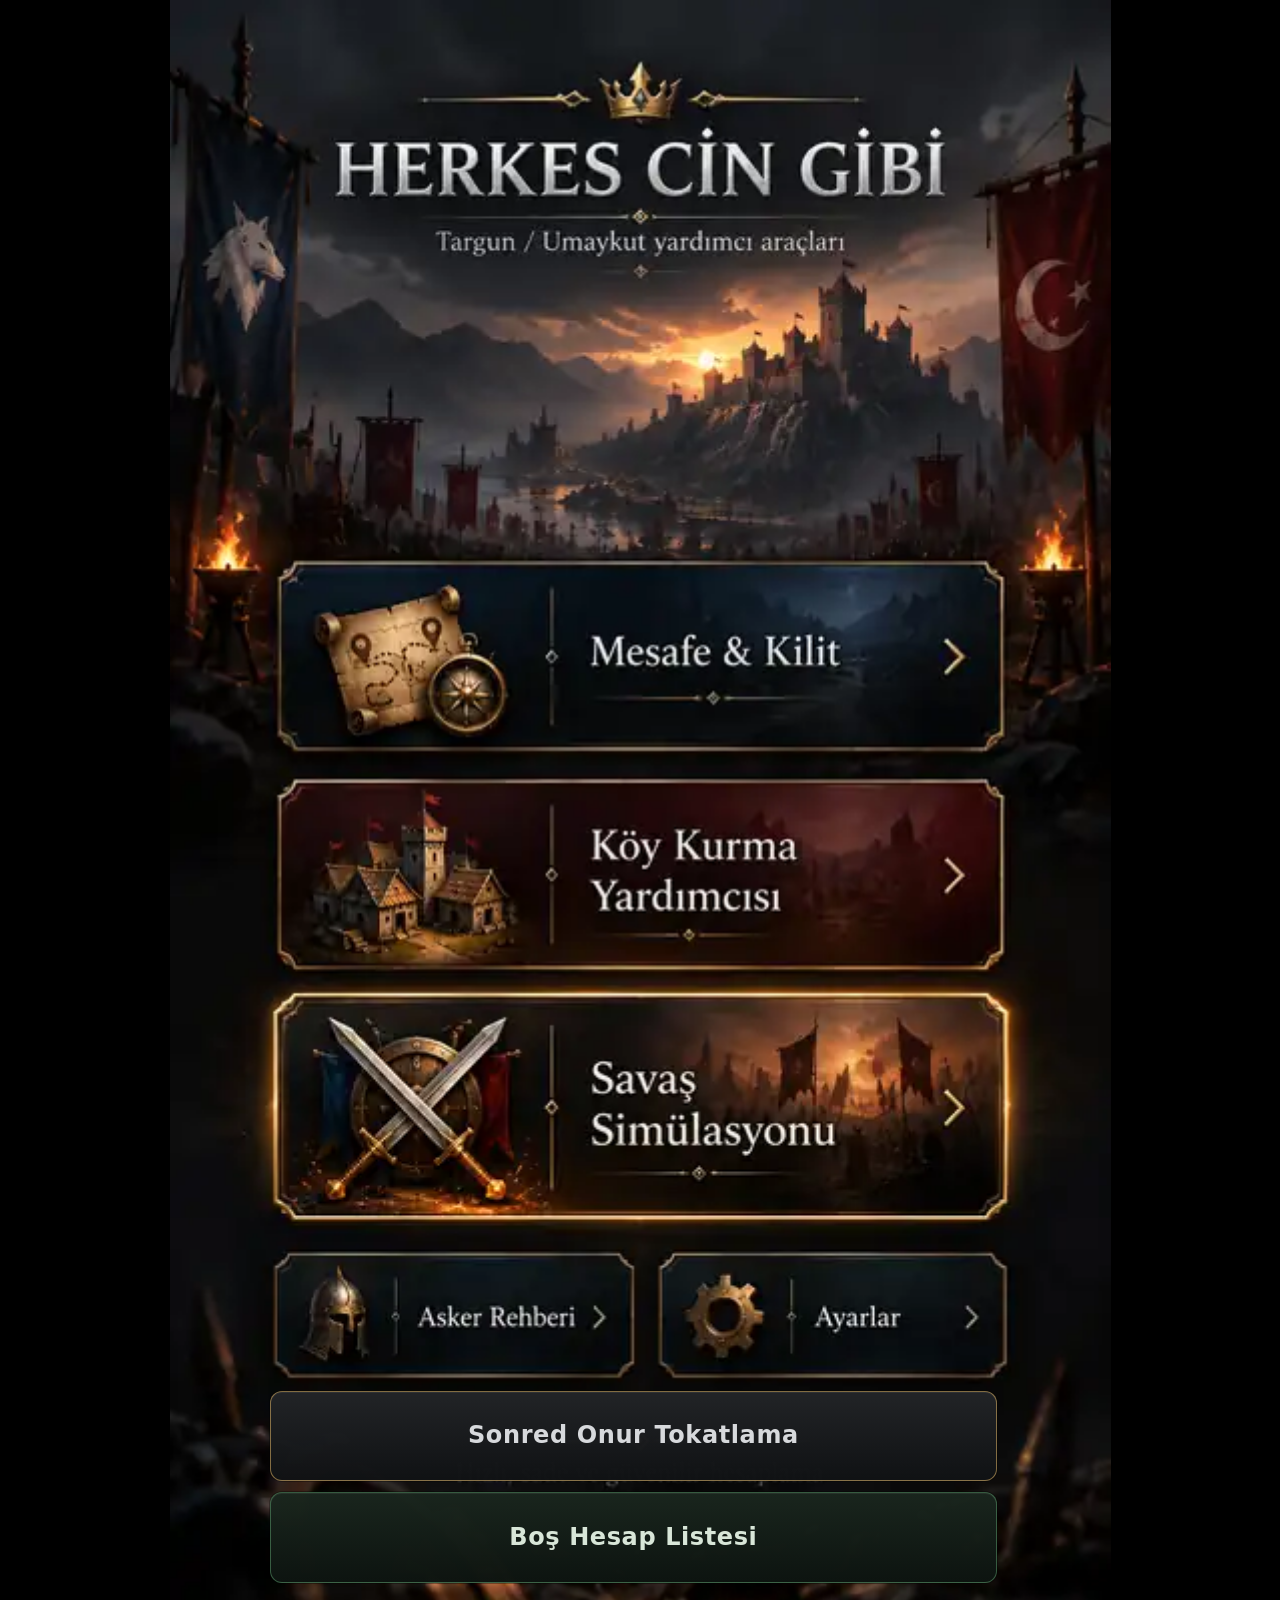
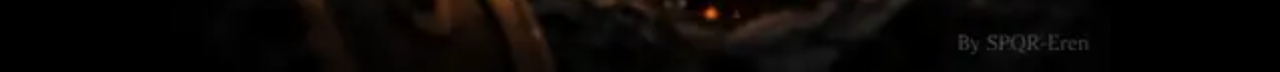
<file: index.html>
<!doctype html>
<html lang="tr">
<head>
  <meta charset="utf-8">
  <meta name="viewport" content="width=device-width,initial-scale=1,viewport-fit=cover">
  <meta name="theme-color" content="#050607">
  <title>HERKES CİN GİBİ</title>
  <link rel="stylesheet" href="styles.css?v=20261012-sun1">
</head>
<body class="home-body">
  <main class="home-shell" aria-label="HERKES CİN GİBİ ana ekranı">
    <img id="homeArt" class="home-art" alt="HERKES CİN GİBİ ana ekranı">
    <a class="sun-link" href="daily-accounts.html" aria-label="Günlük liste"></a>
    <a class="hotspot hotspot-distance" href="distance.html" aria-label="Mesafe ve Kilit Hesabını aç"></a>
    <button class="hotspot hotspot-disabled hotspot-village" disabled aria-label="Köy Kurma Yardımcısı, yakında"></button>
    <a class="hotspot hotspot-simulator" href="https://www.targunonline.com/game" aria-label="Targun Online savaş simülatörünü aç"></a>
    <button class="hotspot hotspot-disabled hotspot-guide" disabled aria-label="Asker Rehberi, yakında"></button>
    <button class="hotspot hotspot-disabled hotspot-settings" disabled aria-label="Ayarlar, yakında"></button>
    <a class="home-extra-button" href="tokatlama.html" id="sonredButton">Sonred Onur Tokatlama</a>
    <a class="home-extra-button home-empty-accounts" href="empty-accounts.html">Boş Hesap Listesi</a>
  </main>
  <script>
    fetch("assets/home.b64.txt")
      .then(r => { if (!r.ok) throw new Error("asset"); return r.text(); })
      .then(b64 => { document.getElementById("homeArt").src = "data:image/webp;base64," + b64.trim(); })
      .catch(() => { document.getElementById("homeArt").alt = "Ana ekran görseli yüklenemedi."; });
  </script>
</body>
</html>
</file>
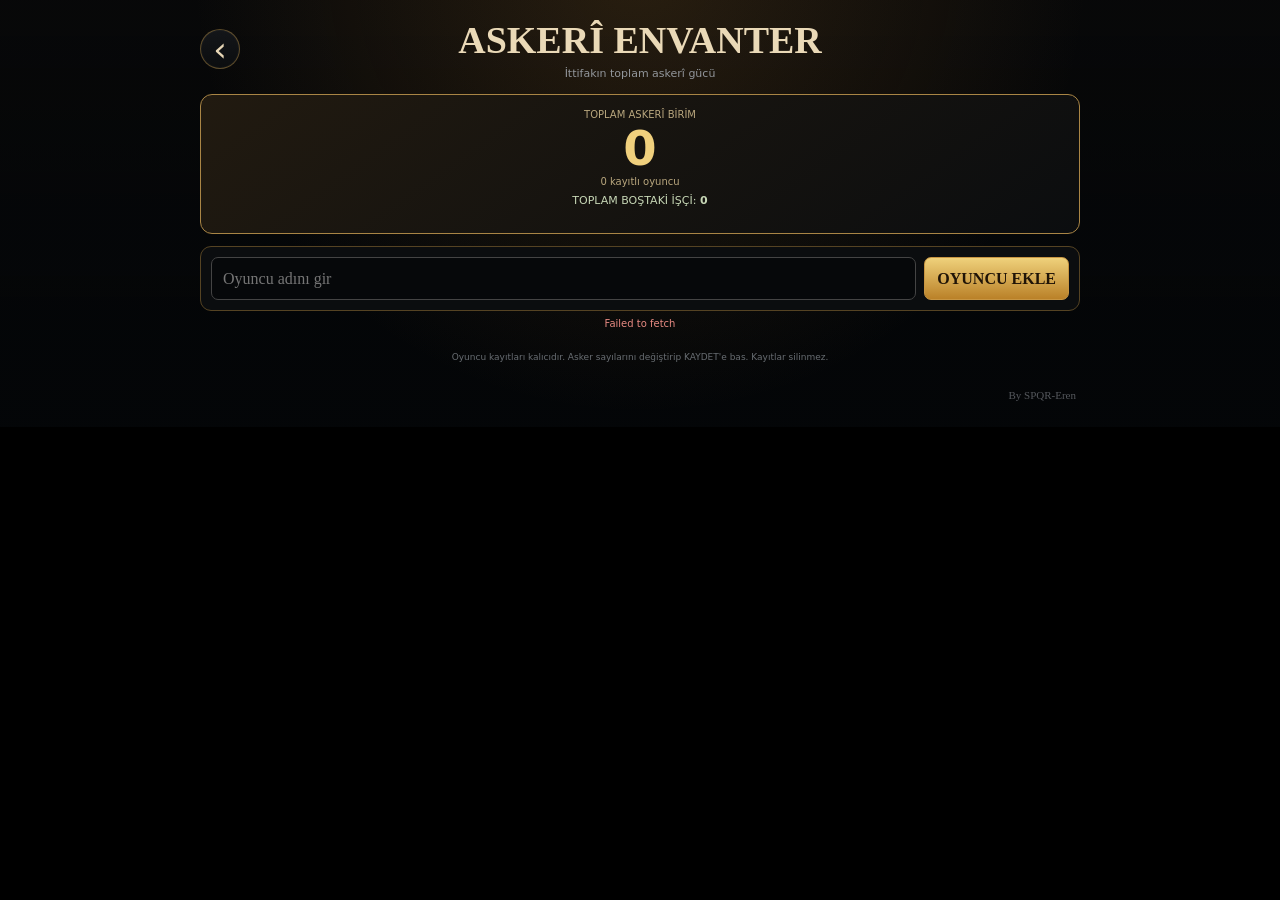
<file: army-inventory.html>
<!doctype html>
<html lang="tr"><head><meta charset="utf-8"><meta name="viewport" content="width=device-width,initial-scale=1,viewport-fit=cover"><meta name="theme-color" content="#07090b"><title>Askerî Envanter</title><link rel="stylesheet" href="styles.css?v=army2">
<style>
.army-shell{width:min(100%,900px);margin:auto;padding:max(10px,env(safe-area-inset-top)) 10px 24px}.army-top{display:grid;grid-template-columns:42px 1fr 42px;align-items:center;text-align:center;padding:8px 0 14px}.army-top h1{margin:0;color:#ead9b7;font-size:clamp(23px,6vw,38px)}.army-top p{margin:5px 0 0;color:#92969b;font:11px system-ui}.army-summary{padding:14px;border:1px solid #a98545;border-radius:12px;background:linear-gradient(145deg,#211a10,#0b0d0f);text-align:center}.army-summary span,.army-summary small{display:block;color:#b9a77e;font:10px system-ui}.army-summary strong{display:block;color:#f0d07d;font:800 clamp(30px,8vw,48px) system-ui}.army-breakdown{display:grid;grid-template-columns:repeat(2,minmax(0,1fr));gap:6px;margin-top:12px;text-align:left}.army-breakdown-item{display:flex;justify-content:space-between;gap:8px;padding:7px 9px;border:1px solid #49391f;border-radius:7px;background:#0b0d0f;color:#c9c0ad;font:11px system-ui}.army-breakdown-item b{color:#f0d07d;font-variant-numeric:tabular-nums}.army-worker-total{margin-top:7px;color:#c6d6b5;font:11px system-ui}.army-player-head{padding:0;border-bottom:1px solid #49381e}.army-player-toggle{display:flex;width:100%;align-items:center;justify-content:space-between;gap:10px;padding:12px;background:transparent;border:0;color:#eee2ca;text-align:left;cursor:pointer}.army-player-toggle strong{font-size:17px}.army-player-toggle small{color:#8e9297;font:9px system-ui}.army-player-toggle:after{content:"＋";color:#f0d07d;font-size:18px}.army-player.open .army-player-toggle:after{content:"−"}.army-player-content{display:none}.army-player.open .army-player-content{display:block}.army-add{display:grid;grid-template-columns:1fr auto;gap:8px;margin-top:12px;padding:10px;border:1px solid #554323;border-radius:11px;background:#0b0d0f}.army-add input{min-width:0;height:43px;padding:0 11px;background:#06080a;color:white;border:1px solid #444;border-radius:7px}.army-add button,.army-save{border:1px solid #c79542;border-radius:7px;background:linear-gradient(#efd17b,#ba8128);color:#201407;font-weight:800;padding:0 12px}.army-status{min-height:26px;padding:7px 2px;text-align:center;color:#8c9197;font:10px system-ui}.error{color:#e78a82}.ok{color:#78cf91}.army-list{display:grid;gap:11px}.army-player{overflow:hidden;border:1px solid #8b672e;border-radius:12px;background:#090b0d}.army-player-head,.army-player-foot{display:flex;justify-content:space-between;align-items:center;gap:8px;padding:10px 12px}.army-player-head{border-bottom:1px solid #49381e}.army-player-head strong{color:#eee2ca;font-size:17px}.army-player-head small{color:#8e9297;font:9px system-ui}.army-units{display:grid;grid-template-columns:repeat(3,minmax(0,1fr));gap:8px;padding:9px}.army-unit{overflow:hidden;border:1px solid #72572e;border-radius:8px;background:#080a0c}.army-art{height:clamp(92px,25vw,150px);background-image:var(--army-sprite);background-repeat:no-repeat;background-size:600% 100%;background-position:var(--x) center}.army-unit-name{display:grid;place-items:center;min-height:25px;color:#eee6d8;font:600 11px system-ui}.army-worker{margin:0 9px 9px;padding:9px;border:1px solid #4c6244;border-radius:8px;background:#10160f}.army-worker label{display:block;color:#c6d6b5;font:600 11px system-ui;margin-bottom:5px}.army-worker input{width:100%;height:35px;background:#030405;color:white;border:1px solid #52664a;border-radius:6px;text-align:center;font-weight:bold}.army-unit input{width:calc(100% - 10px);height:35px;margin:4px 5px 6px;background:#030405;color:white;border:1px solid #444;border-radius:6px;text-align:center;font-weight:bold}.army-player-foot{border-top:1px solid #49381e}.army-player-total{color:#a7a9aa;font:10px system-ui}.army-player-total b{color:#f0d07d;font-size:14px}.army-save{min-height:36px}.army-empty{text-align:center;padding:25px;color:#85898e;border:1px dashed #72572e;border-radius:10px}.army-footnote{text-align:center;color:#686d72;font:9px/1.45 system-ui;margin-top:14px}@media(min-width:650px){.army-units{grid-template-columns:repeat(6,minmax(0,1fr))}.army-art{height:130px}}
</style></head>
<body class="sim-body"><main class="army-shell">
<header class="army-top"><a class="back-link" href="index.html">‹</a><div><h1>ASKERÎ ENVANTER</h1><p>İttifakın toplam askerî gücü</p></div><span></span></header>
<section class="army-summary"><span>TOPLAM ASKERÎ BİRİM</span><strong id="grandTotal">0</strong><small id="playerCount">0 kayıtlı oyuncu</small><div class="army-worker-total">TOPLAM BOŞTAKİ İŞÇİ: <b id="grandWorkers">0</b></div><div id="armyBreakdown" class="army-breakdown" aria-label="Asker türlerine göre toplamlar"></div></section>
<form id="addPlayerForm" class="army-add"><input id="playerName" maxlength="60" autocomplete="off" placeholder="Oyuncu adını gir"><button id="addPlayerButton">OYUNCU EKLE</button></form>
<div id="armyStatus" class="army-status">Envanter yükleniyor…</div><section id="armyList" class="army-list"></section>
<p class="army-footnote">Oyuncu kayıtları kalıcıdır. Asker sayılarını değiştirip KAYDET'e bas. Kayıtlar silinmez.</p><footer>By SPQR-Eren</footer></main>
<script>
(()=>{const API="https://layfxnbzavpxmzisghif.supabase.co/functions/v1/army-inventory",KEY="sb_publishable_cXKNIyzaAC1Q0EAIh1YVLg_HyX1fqnD",U=[["kemankes","Kemankeş"],["tapukci","Tapukçi"],["mavi_kurt","Mavi Kurt"],["muhafiz","Muhafız"],["mavi_atli","Mavi Atlı"],["kursad","Kürşad"]],$=id=>document.getElementById(id),list=$("armyList"),status=$("armyStatus");let players=[];const fmt=n=>Number(n||0).toLocaleString("tr-TR"),esc=s=>String(s??"").replace(/[&<>"']/g,c=>({"&":"&amp;","<":"&lt;",">":"&gt;",'"':"&quot;","'":"&#39;"}[c]));function say(t,c=""){status.textContent=t;status.className="army-status "+c}async function api(body){let r=await fetch(API,{method:body?"POST":"GET",headers:{"apikey":KEY,"Content-Type":"application/json"},...(body?{body:JSON.stringify(body)}:{})}),d=await r.json().catch(()=>({}));if(!r.ok)throw Error(d.error||"Sunucu hatası");return d}function render(){let total=players.reduce((s,p)=>s+U.reduce((n,[k])=>n+Number(p[k]||0),0),0);let workers=players.reduce((s,p)=>s+Number(p.idle_workers||0),0);$("grandTotal").textContent=fmt(total);$("grandWorkers").textContent=fmt(workers);$("playerCount").textContent=players.length+" kayıtlı oyuncu";$("armyBreakdown").innerHTML=U.map(([k,n])=>'<div class="army-breakdown-item"><span>'+n+'</span><b>'+fmt(players.reduce((sum,p)=>sum+Number(p[k]||0),0))+'</b></div>').join("");if(!players.length){list.innerHTML='<div class="army-empty">Henüz oyuncu eklenmemiş.</div>';return}list.innerHTML=players.map(p=>'<article class="army-player"><header class="army-player-head"><button class="army-player-toggle" type="button" data-toggle aria-expanded="false"><strong>'+esc(p.player_name)+'</strong><small>'+new Date(p.updated_at||p.created_at).toLocaleString("tr-TR")+'</small></button></header><div class="army-player-content"><div class="army-units">'+U.map(([k,n],i)=>'<label class="army-unit"><div class="army-art" style="--x:'+(i*20)+'%"></div><span class="army-unit-name">'+n+'</span><input type="number" min="0" step="1" inputmode="numeric" data-unit="'+k+'" value="'+Number(p[k]||0)+'"></label>').join("")+'</div><div class="army-worker"><label>BOŞTAKİ İŞÇİ SAYISI</label><input type="number" min="0" step="1" inputmode="numeric" data-unit="idle_workers" value="'+Number(p.idle_workers||0)+'"></div><footer class="army-player-foot"><span class="army-player-total">Oyuncu toplamı: <b>'+fmt(U.reduce((sum,[k])=>sum+Number(p[k]||0),0))+'</b></span><button class="army-save" data-save="'+p.id+'" type="button">KAYDET</button></footer></div></article>').join("")}async function load(){try{players=(await api()).players||[];render();say("")}catch(e){say(e.message,"error")}}$("addPlayerForm").addEventListener("submit",async e=>{e.preventDefault();let b=$("addPlayerButton"),name=$("playerName").value.trim();if(name.length<2)return say("Oyuncu adı en az 2 karakter olmalı.","error");b.disabled=true;try{await api({action:"add_player",player_name:name});$("playerName").value="";say("Oyuncu kaydedildi.","ok");await load()}catch(e){say(e.message,"error")}finally{b.disabled=false}});list.addEventListener("click",async e=>{let toggle=e.target.closest("[data-toggle]");if(toggle){let card=toggle.closest(".army-player"),open=card.classList.toggle("open");toggle.setAttribute("aria-expanded",String(open));return}let b=e.target.closest("[data-save]");if(!b)return;let card=b.closest(".army-player"),counts={};for(let x of card.querySelectorAll("[data-unit]")){let v=Number(x.value);if(!Number.isSafeInteger(v)||v<0||v>1000000000)return say("Geçerli, sıfır veya daha büyük tam sayı gir.","error");counts[x.dataset.unit]=v}b.disabled=true;try{await api({action:"update_player",player_id:b.dataset.save,counts});say("Asker sayıları güncellendi.","ok");await load()}catch(e){say(e.message,"error");b.disabled=false}});fetch("assets/army-sprite.b64").then(r=>r.text()).then(b=>document.documentElement.style.setProperty("--army-sprite",'url("data:image/webp;base64,'+b.trim()+'")')).catch(()=>say("Asker görselleri yüklenemedi.","error"));load()})();
</script></body></html>
</file>
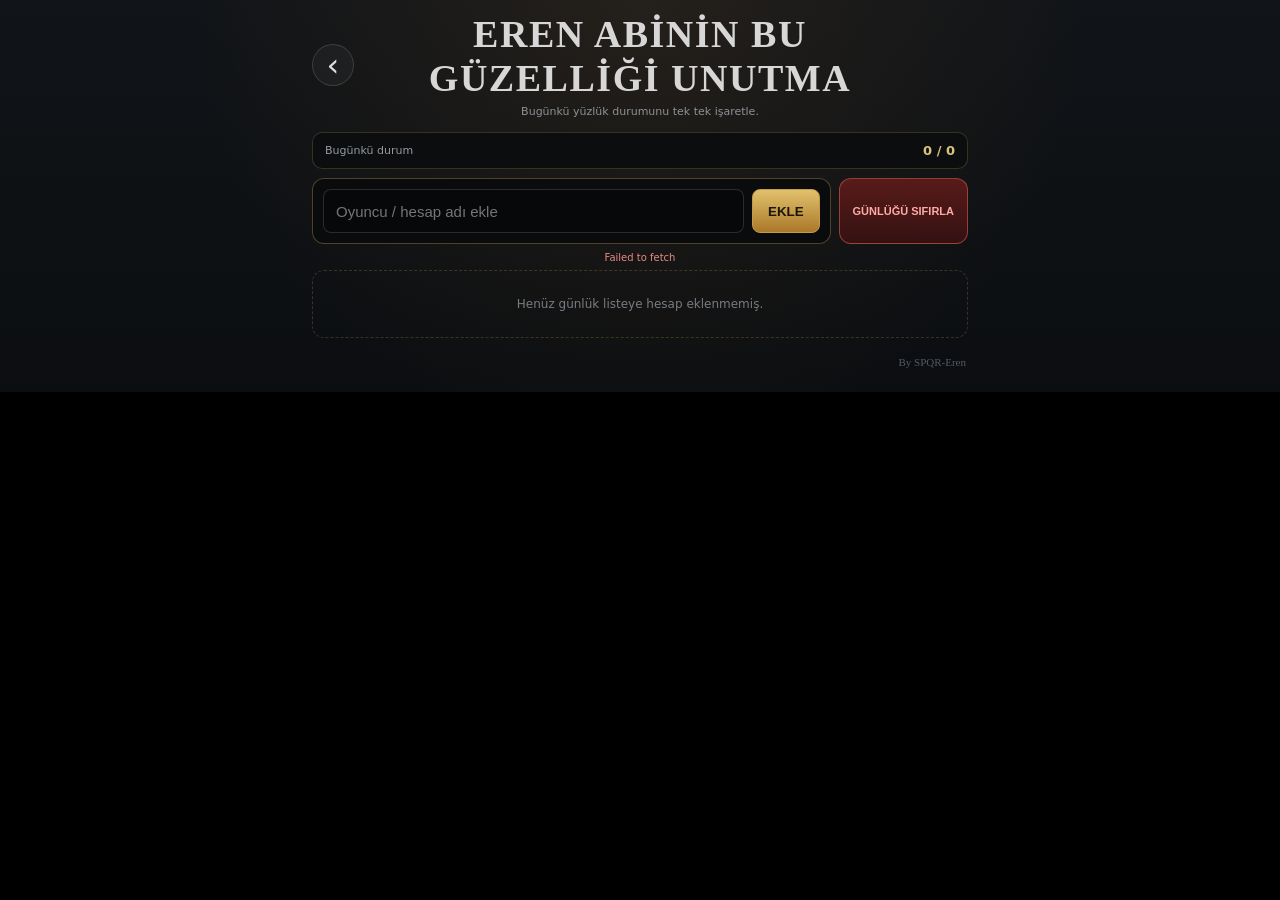
<file: daily-accounts.html>
<!doctype html>
<html lang="tr">
<head>
  <meta charset="utf-8">
  <meta name="viewport" content="width=device-width,initial-scale=1,viewport-fit=cover">
  <meta name="theme-color" content="#07090b">
  <title>Eren Abinin Bu Güzelliği Unutma · HERKES CİN GİBİ</title>
  <style>
    :root{--bg:#07090b;--panel:#111419;--line:rgba(214,174,92,.34);--gold:#d4ad63;--text:#ecebea;--muted:#8d9298;--green:#55c579;--red:#e35f58}
    *{box-sizing:border-box}html{background:#000}body{margin:0;min-height:100%;color:var(--text);font-family:system-ui,-apple-system,Segoe UI,sans-serif;background:radial-gradient(circle at 50% 0,rgba(132,91,43,.17),transparent 28rem),linear-gradient(#111418,#090b0d 36rem,#050607)}
    .shell{width:min(100%,680px);margin:auto;padding:max(12px,env(safe-area-inset-top)) 12px calc(24px + env(safe-area-inset-bottom))}
    .head{display:grid;grid-template-columns:44px 1fr 44px;align-items:center;gap:8px;text-align:center}.back{width:42px;height:42px;border:1px solid rgba(255,255,255,.14);border-radius:50%;display:grid;place-items:center;color:#ddd;text-decoration:none;background:rgba(255,255,255,.035);font:32px/1 system-ui}.head h1{margin:0;color:#d7d7d7;font-family:Georgia,"Times New Roman",serif;font-size:clamp(24px,7vw,38px);letter-spacing:.04em}.sub{margin:5px 0 0;color:var(--muted);font-size:11px}
    .summary{display:flex;align-items:center;justify-content:space-between;gap:10px;margin:14px 0 9px;padding:10px 12px;border:1px solid rgba(214,174,92,.22);border-radius:10px;background:#0b0d0f;color:#969ba0;font-size:11px}.summary strong{color:#d8c27c;font-size:13px}
    .toolbar{display:grid;grid-template-columns:1fr auto;gap:8px}.add{display:grid;grid-template-columns:1fr auto;gap:8px;padding:10px;border:1px solid var(--line);border-radius:12px;background:rgba(10,12,14,.96)}.add input{min-width:0;height:44px;border:1px solid rgba(255,255,255,.14);border-radius:8px;background:#06080a;color:#fff;padding:0 12px;font-size:15px;outline:none}.add input:focus{border-color:rgba(212,173,99,.65);box-shadow:0 0 0 2px rgba(212,173,99,.12)}.add button{height:44px;padding:0 15px;border:1px solid #c49949;border-radius:8px;background:linear-gradient(#e2c16c,#a97929);color:#1c150a;font-weight:800}.reset{min-height:64px;padding:0 13px;border:1px solid rgba(227,95,88,.55);border-radius:12px;background:linear-gradient(180deg,rgba(98,28,27,.88),rgba(54,18,18,.96));color:#ffaaa5;font-weight:850;font-size:11px}.reset:active{transform:translateY(1px)}
    .status{min-height:26px;padding:8px 2px 5px;color:#8c9197;font-size:10px;text-align:center}.status.error{color:#e78a82}.status.ok{color:#78cf91}
    .list{display:grid;gap:8px}.row{display:grid;grid-template-columns:minmax(0,1fr) auto;align-items:center;gap:10px;padding:10px 11px;border:1px solid rgba(214,174,92,.27);border-radius:12px;background:rgba(9,11,13,.97)}.name{min-width:0;color:#eee4d2;font-family:Georgia,"Times New Roman",serif;font-size:17px;font-weight:700;overflow-wrap:anywhere}.went{min-height:42px;min-width:150px;padding:0 11px;border:1px solid rgba(221,77,72,.55);border-radius:9px;background:linear-gradient(180deg,rgba(103,31,29,.82),rgba(55,19,18,.94));color:#ff8f88;font-weight:850;font-size:10px}.went.active{border-color:rgba(74,191,109,.55);background:linear-gradient(180deg,rgba(52,138,78,.96),rgba(25,78,42,.98));color:#d7ffe1;box-shadow:inset 0 0 0 2px rgba(255,255,255,.12)}.went:disabled{opacity:.52}.empty{padding:26px 10px;text-align:center;color:#777c82;border:1px dashed rgba(214,174,92,.22);border-radius:12px;font-size:12px}footer{text-align:right;color:#555a60;padding:18px 2px 0;font-family:Georgia,serif;font-size:11px}
    @media(max-width:480px){.toolbar{grid-template-columns:1fr}.reset{min-height:43px}.add{grid-template-columns:1fr}.add button{width:100%}.row{gap:7px}.name{font-size:15px}.went{min-width:108px;font-size:10px}}
  </style>
</head>
<body>
<main class="shell">
  <header class="head">
    <a class="back" href="index.html" aria-label="Ana ekrana dön">‹</a>
    <div><h1>EREN ABİNİN BU GÜZELLİĞİ UNUTMA</h1><p class="sub">Bugünkü yüzlük durumunu tek tek işaretle.</p></div>
    <span></span>
  </header>

  <section class="summary">
    <span>Bugünkü durum</span>
    <strong id="summaryCount">0 / 0</strong>
  </section>

  <div class="toolbar">
    <form id="addForm" class="add">
      <input id="nameInput" maxlength="60" autocomplete="off" placeholder="Oyuncu / hesap adı ekle" aria-label="Hesap adı">
      <button id="addButton" type="submit">EKLE</button>
    </form>
    <button id="resetButton" class="reset" type="button">GÜNLÜĞÜ SIFIRLA</button>
  </div>

  <div id="status" class="status" role="status" aria-live="polite"></div>
  <section id="list" class="list" aria-label="Günlük hesap listesi"></section>
  <footer>By SPQR-Eren</footer>
</main>

<script>
(() => {
  const API_BASE = "https://layfxnbzavpxmzisghif.supabase.co/functions/v1/empty-accounts";
  const API_ANON_KEY = "eyJhbGciOiJIUzI1NiIsInR5cCI6IkpXVCJ9.eyJpc3MiOiJzdXBhYmFzZSIsInJlZiI6ImxheWZ4bmJ6YXZweG16aXNnaGlmIiwicm9sZSI6ImFub24iLCJpYXQiOjE3OTE4MDA0MDMsImV4cCI6MjEwNzM3NjQwM30.b0uD9rnIza3eD4dKkjwqIk44lzbc45kJyjSrOaFsWWo";
  const list = document.getElementById("list");
  const status = document.getElementById("status");
  const form = document.getElementById("addForm");
  const input = document.getElementById("nameInput");
  const addButton = document.getElementById("addButton");
  const resetButton = document.getElementById("resetButton");
  const summaryCount = document.getElementById("summaryCount");

  const esc = s => String(s ?? "").replace(/[&<>"']/g, c => ({"&":"&amp;","<":"&lt;",">":"&gt;","\"":"&quot;","'":"&#39;"}[c]));
  const setStatus = (text, type="") => { status.textContent=text; status.className="status"+(type?" "+type:""); };

  function render(entries){
    const done=(entries||[]).filter(e=>e.went_today).length;
    summaryCount.textContent=done+" / "+(entries||[]).length;

    if(!entries?.length){
      list.innerHTML='<div class="empty">Henüz günlük listeye hesap eklenmemiş.</div>';
      return;
    }

    list.innerHTML=entries.map(e =>
      '<article class="row">'+
        '<div class="name">'+esc(e.name)+'</div>'+
        '<button type="button" class="went '+(e.went_today?"active":"")+'" data-id="'+esc(e.id)+'" data-went="'+(e.went_today?"1":"0")+'">'+
          (e.went_today?'✓ GÜNLÜK YÜZLÜK ATILDI':'HENÜZ YÜZLÜK ATILMADI')+
        '</button>'+
      '</article>'
    ).join("");
  }

  async function request(path="", options={}){
    const res=await fetch(API_BASE+path,{...options,headers:{"Content-Type":"application/json","Authorization":"Bearer "+API_ANON_KEY,...(options.headers||{})}});
    const data=await res.json().catch(()=>({}));
    if(!res.ok) throw new Error(data.error||"İşlem başarısız.");
    return data;
  }

  async function load(){
    setStatus("Liste yükleniyor…");
    try{
      const data=await request("?mode=daily");
      render(data.entries||[]);
      setStatus("");
    }catch(err){
      setStatus(err.message,"error");
      render([]);
    }
  }

  form.addEventListener("submit", async e => {
    e.preventDefault();
    const name=input.value.trim().replace(/\s+/g," ");
    if(name.length<2){ setStatus("En az 2 karakter gir.","error"); return; }
    addButton.disabled=true;
    try{
      await request("",{method:"POST",body:JSON.stringify({action:"daily_add",name})});
      input.value="";
      setStatus("Listeye eklendi.","ok");
      await load();
    }catch(err){ setStatus(err.message,"error"); }
    finally{ addButton.disabled=false; }
  });

  list.addEventListener("click", async e => {
    const btn=e.target.closest("button[data-id]");
    if(!btn||btn.disabled)return;
    const next=btn.dataset.went!=="1";
    btn.disabled=true;
    try{
      await request("",{method:"POST",body:JSON.stringify({action:"daily_mark",entry_id:btn.dataset.id,went_today:next})});
      setStatus(next?"Günlük yüzlük atıldı.":"Yüzlük işareti kaldırıldı.","ok");
      await load();
    }catch(err){ setStatus(err.message,"error"); btn.disabled=false; }
  });

  resetButton.addEventListener("click", async () => {
    if(!confirm("Günlük yüzlük işaretlerinin tamamı kaldırılsın mı?")) return;
    resetButton.disabled=true;
    try{
      await request("",{method:"POST",body:JSON.stringify({action:"daily_reset"})});
      setStatus("Günlük yüzlük işaretleri sıfırlandı.","ok");
      await load();
    }catch(err){ setStatus(err.message,"error"); }
    finally{ resetButton.disabled=false; }
  });

  load();
})();
</script>
</body>
</html>
</file>
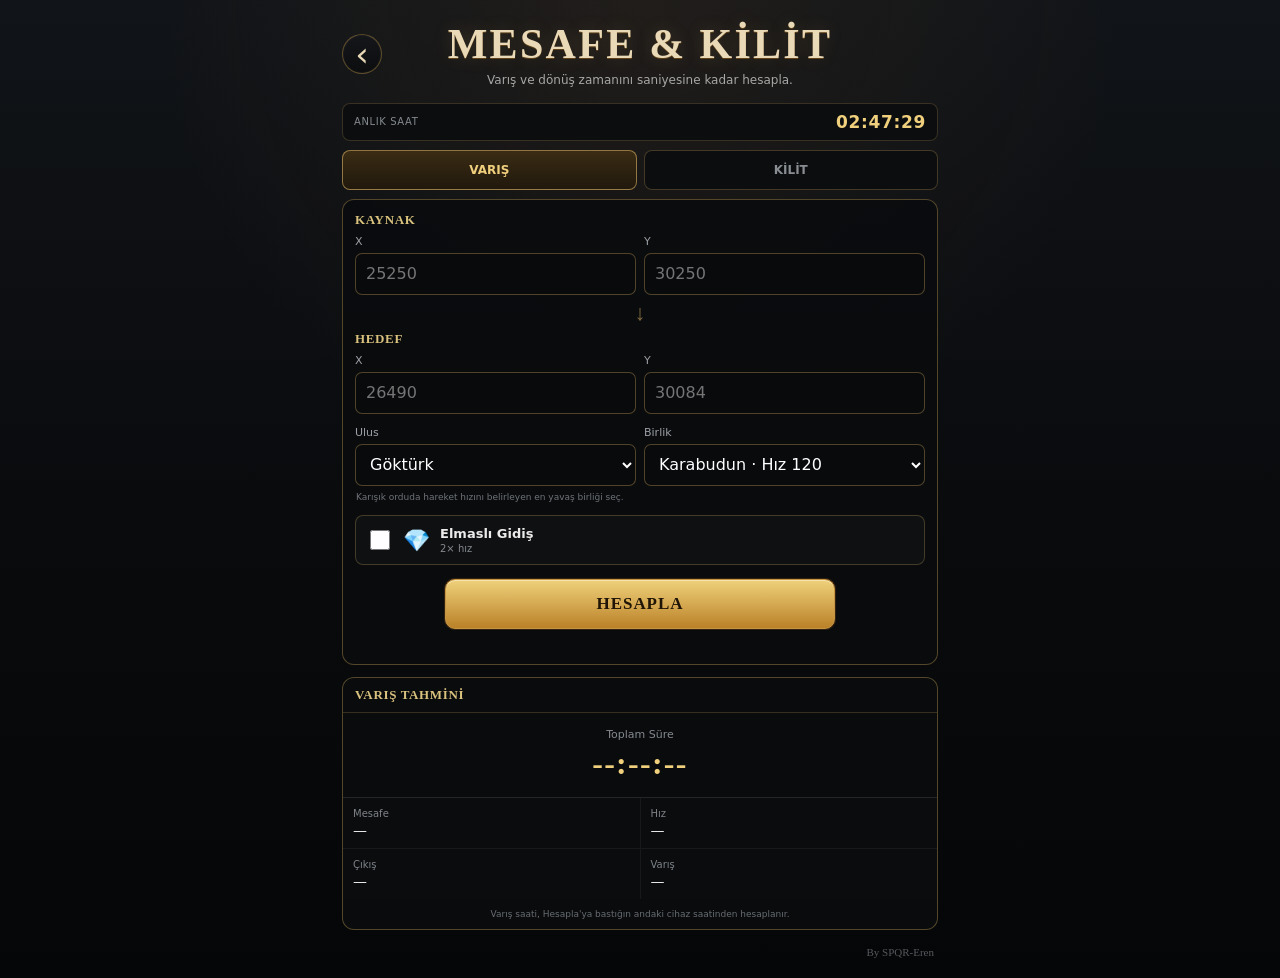
<file: distance.html>
<!doctype html>
<html lang="tr">
<head>
  <meta charset="utf-8">
  <meta name="viewport" content="width=device-width,initial-scale=1,viewport-fit=cover">
  <meta name="theme-color" content="#07090b">
  <title>Mesafe & Kilit · HERKES CİN GİBİ</title>
  <link rel="stylesheet" href="styles.css?v=20261002-lock1">
</head>
<body class="distance-body">
  <main class="distance-shell">
    <header class="sim-header distance-header">
      <a class="back-link" href="index.html" aria-label="Ana ekrana dön">‹</a>
      <div>
        <h1>MESAFE & KİLİT</h1>
        <p>Varış ve dönüş zamanını saniyesine kadar hesapla.</p>
      </div>
      <span></span>
    </header>

    <section class="live-clock-panel" aria-live="polite">
      <span>ANLIK SAAT</span>
      <strong id="liveClock">--:--:--</strong>
    </section>

    <div class="distance-tabs" role="tablist" aria-label="Hesap türü">
      <button id="arrivalTab" class="distance-tab active" type="button" role="tab" aria-selected="true">VARIŞ</button>
      <button id="lockTab" class="distance-tab" type="button" role="tab" aria-selected="false">KİLİT</button>
    </div>

    <section id="arrivalPanel" class="distance-mode-panel">
      <section class="distance-card">
        <div class="coord-block">
          <h2>KAYNAK</h2>
          <div class="coord-grid">
            <label>X<input id="fromX" type="number" inputmode="numeric" placeholder="25250"></label>
            <label>Y<input id="fromY" type="number" inputmode="numeric" placeholder="30250"></label>
          </div>
        </div>

        <div class="coord-arrow" aria-hidden="true">↓</div>

        <div class="coord-block">
          <h2>HEDEF</h2>
          <div class="coord-grid">
            <label>X<input id="toX" type="number" inputmode="numeric" placeholder="26490"></label>
            <label>Y<input id="toY" type="number" inputmode="numeric" placeholder="30084"></label>
          </div>
        </div>

        <div class="travel-options">
          <label class="travel-field">
            <span>Ulus</span>
            <select id="travelNation">
              <option value="gokturk">Göktürk</option>
              <option value="selcuk">Selçuk</option>
              <option value="hun">Hun</option>
            </select>
          </label>

          <label class="travel-field">
            <span>Birlik</span>
            <select id="travelUnit"></select>
          </label>
        </div>
        <p class="field-hint">Karışık orduda hareket hızını belirleyen en yavaş birliği seç.</p>

        <label class="diamond-option">
          <input id="diamondTravel" type="checkbox">
          <span class="diamond-box">💎</span>
          <span>
            <strong>Elmaslı Gidiş</strong>
            <small>2× hız</small>
          </span>
        </label>

        <button id="distanceCalculate" class="simulate-button distance-button" type="button">HESAPLA</button>
        <p id="distanceValidation" class="validation" role="status" aria-live="polite"></p>
      </section>

      <section class="distance-result" id="distanceResult" aria-live="polite">
        <div class="distance-result-head">VARIŞ TAHMİNİ</div>
        <div class="distance-main-result">
          <span>Toplam Süre</span>
          <strong id="durationText">--:--:--</strong>
        </div>
        <div class="distance-result-grid">
          <div><span>Mesafe</span><strong id="distanceText">—</strong></div>
          <div><span>Hız</span><strong id="speedText">—</strong></div>
          <div><span>Çıkış</span><strong id="departureText">—</strong></div>
          <div><span>Varış</span><strong id="arrivalText">—</strong></div>
        </div>
        <p class="distance-note">Varış saati, Hesapla'ya bastığın andaki cihaz saatinden hesaplanır.</p>
      </section>
    </section>

    <section id="lockPanel" class="distance-mode-panel" hidden>
      <section class="distance-card">
        <div class="lock-explainer">
          Rakibin saldırısı hedefe ulaştıktan sonra aynı yol süresince geri döner. Kilit zamanı, rakip ordunun kendi köyüne döndüğü saniyedir.
        </div>

        <div class="coord-block">
          <h2>RAKİP KÖYÜ</h2>
          <div class="coord-grid">
            <label>X<input id="lockHomeX" type="number" inputmode="numeric" placeholder="25250"></label>
            <label>Y<input id="lockHomeY" type="number" inputmode="numeric" placeholder="30250"></label>
          </div>
        </div>

        <div class="coord-arrow" aria-hidden="true">↕</div>

        <div class="coord-block">
          <h2>SALDIRI HEDEFİ</h2>
          <div class="coord-grid">
            <label>X<input id="lockTargetX" type="number" inputmode="numeric" placeholder="26490"></label>
            <label>Y<input id="lockTargetY" type="number" inputmode="numeric" placeholder="30084"></label>
          </div>
        </div>

        <div class="travel-options">
          <label class="travel-field">
            <span>Rakip Ulus</span>
            <select id="lockNation">
              <option value="gokturk">Göktürk</option>
              <option value="selcuk">Selçuk</option>
              <option value="hun">Hun</option>
            </select>
          </label>

          <label class="travel-field">
            <span>Rakip Birlik</span>
            <select id="lockUnit"></select>
          </label>
        </div>
        <p class="field-hint">Rakip orduda birden fazla birlik varsa en yavaş birliği seç.</p>

        <div class="lock-time-block">
          <span>Rakip saldırının hedefe varış zamanı</span>
          <div class="lock-time-grid">
            <input id="lockArrivalDate" type="date" aria-label="Rakip saldırının hedefe varış tarihi">
            <input id="lockArrivalTime" type="time" step="1" aria-label="Rakip saldırının hedefe varış saati">
          </div>
          <button id="lockUseNow" class="mini-button" type="button">Anlık Saati Kullan</button>
        </div>

        <button id="lockCalculate" class="simulate-button distance-button" type="button">KİLİDİ HESAPLA</button>
        <p id="lockValidation" class="validation" role="status" aria-live="polite"></p>
      </section>

      <section class="distance-result lock-result" aria-live="polite">
        <div class="distance-result-head">KİLİT HESABI</div>
        <div class="distance-main-result lock-main-result">
          <span>Rakibin Köye Dönüşü / Kilit Zamanı</span>
          <strong id="lockReturnText">--:--:--</strong>
          <small id="lockReturnDateText">—</small>
        </div>
        <div class="distance-result-grid">
          <div><span>Mesafe</span><strong id="lockDistanceText">—</strong></div>
          <div><span>Rakip Hızı</span><strong id="lockSpeedText">—</strong></div>
          <div><span>Gidiş Süresi</span><strong id="lockTravelText">—</strong></div>
          <div><span>Dönüş Süresi</span><strong id="lockBackText">—</strong></div>
          <div class="wide-result"><span>Hedefe Varış</span><strong id="lockHitText">—</strong></div>
        </div>
        <p class="distance-note">Kilit zamanı = rakibin hedefe varış zamanı + aynı mesafenin dönüş süresi.</p>
      </section>
    </section>

    <footer>By SPQR-Eren</footer>
  </main>
  <script src="distance.js?v=20261002-lock2"></script>
</body>
</html>
</file>
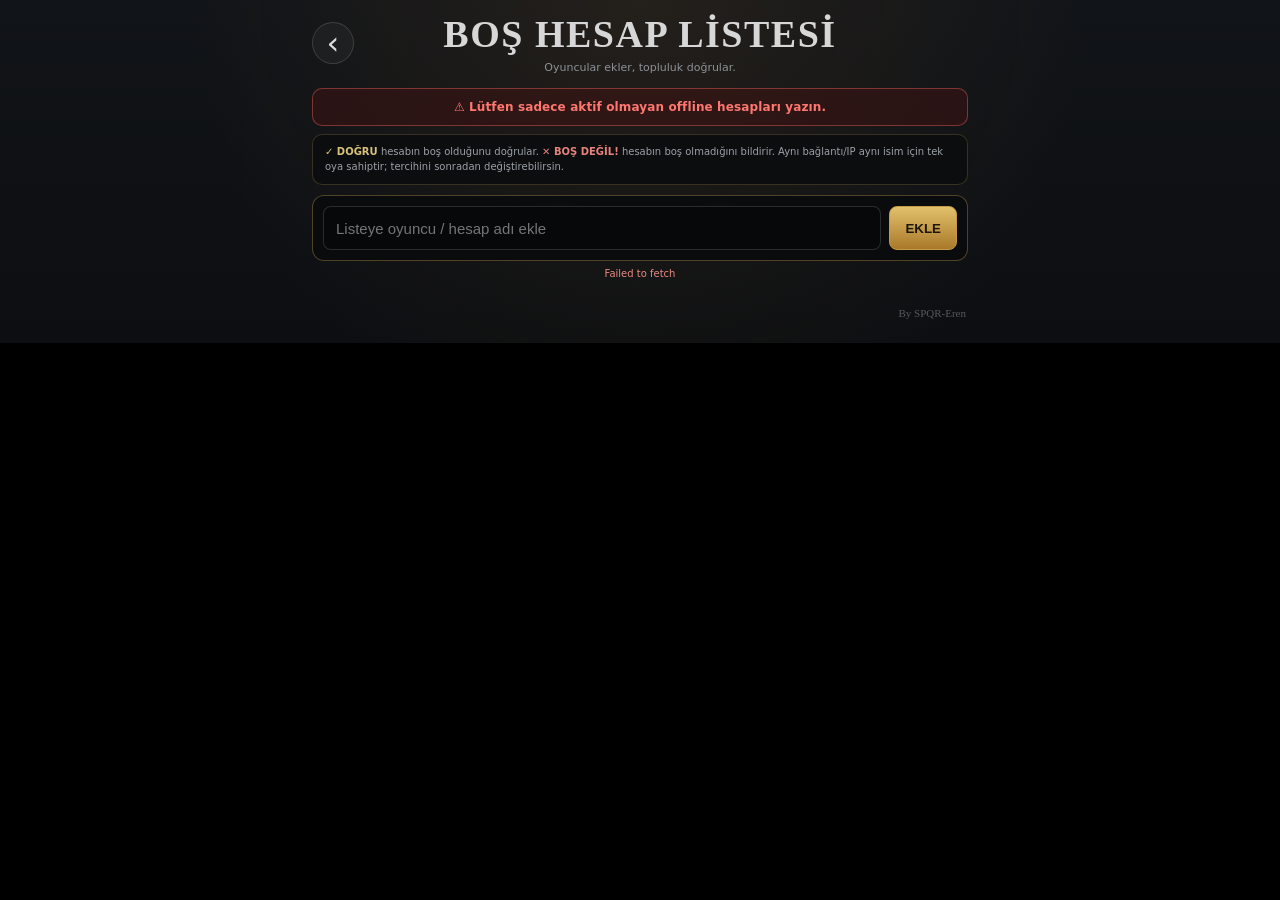
<file: empty-accounts.html>
<!doctype html>
<html lang="tr">
<head>
  <meta charset="utf-8">
  <meta name="viewport" content="width=device-width,initial-scale=1,viewport-fit=cover">
  <meta name="theme-color" content="#07090b">
  <title>Boş Hesap Listesi · HERKES CİN GİBİ</title>
  <style>
    :root{--bg:#07090b;--panel:#111419;--line:rgba(214,174,92,.34);--gold:#d4ad63;--text:#ecebea;--muted:#8d9298;--green:#55c579;--red:#e35f58}
    *{box-sizing:border-box}html{background:#000}body{margin:0;min-height:100%;color:var(--text);font-family:system-ui,-apple-system,Segoe UI,sans-serif;background:radial-gradient(circle at 50% 0,rgba(132,91,43,.17),transparent 28rem),linear-gradient(#111418,#090b0d 36rem,#050607)}
    .shell{width:min(100%,680px);margin:auto;padding:max(12px,env(safe-area-inset-top)) 12px calc(24px + env(safe-area-inset-bottom))}
    .head{display:grid;grid-template-columns:44px 1fr 44px;align-items:center;gap:8px;text-align:center}.back{width:42px;height:42px;border:1px solid rgba(255,255,255,.14);border-radius:50%;display:grid;place-items:center;color:#ddd;text-decoration:none;background:rgba(255,255,255,.035);font:32px/1 system-ui}.head h1{margin:0;color:#d7d7d7;font-family:Georgia,"Times New Roman",serif;font-size:clamp(24px,7vw,38px);letter-spacing:.04em}.sub{margin:5px 0 0;color:var(--muted);font-size:11px}
    .warning{margin:14px 0 8px;padding:10px 12px;border:1px solid rgba(227,95,88,.46);border-radius:10px;background:rgba(72,18,18,.42);color:#ff7770;text-align:center;font-size:12px;font-weight:850;line-height:1.35;letter-spacing:.01em}.info{margin:0 0 10px;padding:10px 12px;border:1px solid rgba(214,174,92,.22);border-radius:10px;background:#0b0d0f;color:#9da2a8;font-size:10px;line-height:1.45}.info strong{color:#d8c27c}
    .add{display:grid;grid-template-columns:1fr auto;gap:8px;padding:10px;border:1px solid var(--line);border-radius:12px;background:rgba(10,12,14,.96)}.add input{min-width:0;height:44px;border:1px solid rgba(255,255,255,.14);border-radius:8px;background:#06080a;color:#fff;padding:0 12px;font-size:15px;outline:none}.add input:focus{border-color:rgba(212,173,99,.65);box-shadow:0 0 0 2px rgba(212,173,99,.12)}.add button{height:44px;padding:0 15px;border:1px solid #c49949;border-radius:8px;background:linear-gradient(#e2c16c,#a97929);color:#1c150a;font-weight:800}.add button:disabled{opacity:.45}
    .status{min-height:24px;padding:7px 2px 4px;color:#8c9197;font-size:10px;text-align:center}.status.error{color:#e78a82}.status.ok{color:#78cf91}
    .list{display:grid;gap:8px;margin-top:4px}.row{border:1px solid rgba(214,174,92,.27);border-radius:12px;overflow:hidden;background:rgba(9,11,13,.97)}.row-top{display:flex;align-items:center;justify-content:space-between;gap:8px;padding:11px 12px;border-bottom:1px solid rgba(255,255,255,.055)}.name-wrap{min-width:0;display:flex;align-items:center;gap:7px;flex:1}.name{min-width:0;color:#eee4d2;font-family:Georgia,"Times New Roman",serif;font-size:17px;font-weight:700;overflow-wrap:anywhere}.suspicious{flex:0 0 auto;color:#ff8a82;font-size:10px;font-weight:800;letter-spacing:.01em}.copy-name{flex:0 0 auto;height:28px;padding:0 8px;border:1px solid rgba(212,173,99,.30);border-radius:7px;background:#0c0f12;color:#d8c27c;font-size:9px;font-weight:800;letter-spacing:.02em}.copy-name:active{transform:translateY(1px);background:#19150e}.copy-name.copied{min-width:42px;color:#8ee7a7;border-color:rgba(74,191,109,.55);background:rgba(24,76,40,.58);font-size:15px}.copy-name:disabled{opacity:1}.date{flex:0 0 auto;color:#5f6469;font-size:8px}
    .votes{display:grid;grid-template-columns:1fr 1fr;gap:7px;padding:8px}.vote{min-height:47px;border-radius:9px;border:1px solid;display:flex;align-items:center;justify-content:center;gap:7px;font-weight:850;font-size:12px;letter-spacing:.01em}.vote span.count{min-width:26px;padding:3px 7px;border-radius:999px;background:rgba(0,0,0,.22);font-size:11px}.vote.correct{border-color:rgba(74,191,109,.55);background:linear-gradient(180deg,rgba(30,88,48,.8),rgba(18,49,28,.92));color:#96e8ad}.vote.not-empty{border-color:rgba(221,77,72,.55);background:linear-gradient(180deg,rgba(103,31,29,.82),rgba(55,19,18,.94));color:#ffaaa5}.vote:disabled{opacity:.48;filter:saturate(.7)}.vote.mine{box-shadow:inset 0 0 0 2px rgba(255,255,255,.15)}
    .empty{padding:26px 10px;text-align:center;color:#777c82;border:1px dashed rgba(214,174,92,.22);border-radius:12px;font-size:12px}footer{text-align:right;color:#555a60;padding:18px 2px 0;font-family:Georgia,serif;font-size:11px}
    @media(max-width:420px){.shell{padding-left:9px;padding-right:9px}.add{grid-template-columns:1fr}.add button{width:100%}.votes{gap:5px}.vote{font-size:10.5px}.name{font-size:15px}}
  </style>
</head>
<body>
<main class="shell">
  <header class="head">
    <a class="back" href="index.html" aria-label="Ana ekrana dön">‹</a>
    <div><h1>BOŞ HESAP LİSTESİ</h1><p class="sub">Oyuncular ekler, topluluk doğrular.</p></div>
    <span></span>
  </header>

  <section class="warning">⚠ Lütfen sadece aktif olmayan offline hesapları yazın.</section>
  <section class="info"><strong>✓ DOĞRU</strong> hesabın boş olduğunu doğrular. <strong style="color:#e7837d">✕ BOŞ DEĞİL!</strong> hesabın boş olmadığını bildirir. Aynı bağlantı/IP aynı isim için tek oya sahiptir; tercihini sonradan değiştirebilirsin.</section>

  <form id="addForm" class="add">
    <input id="nameInput" maxlength="60" autocomplete="off" placeholder="Listeye oyuncu / hesap adı ekle" aria-label="Hesap adı">
    <button id="addButton" type="submit">EKLE</button>
  </form>
  <div id="status" class="status" role="status" aria-live="polite"></div>
  <section id="list" class="list" aria-label="Boş hesap listesi"></section>
  <footer>By SPQR-Eren</footer>
</main>

<script>
(() => {
  // Supabase Edge Function bağlandığında bu tek adres güncellenecek.
  const API_BASE = window.EMPTY_ACCOUNTS_API || "https://layfxnbzavpxmzisghif.supabase.co/functions/v1/empty-accounts";
  const API_ANON_KEY = "eyJhbGciOiJIUzI1NiIsInR5cCI6IkpXVCJ9.eyJpc3MiOiJzdXBhYmFzZSIsInJlZiI6ImxheWZ4bmJ6YXZweG16aXNnaGlmIiwicm9sZSI6ImFub24iLCJpYXQiOjE3OTE4MDA0MDMsImV4cCI6MjEwNzM3NjQwM30.b0uD9rnIza3eD4dKkjwqIk44lzbc45kJyjSrOaFsWWo";
  const list = document.getElementById("list");
  const status = document.getElementById("status");
  const form = document.getElementById("addForm");
  const input = document.getElementById("nameInput");
  const addButton = document.getElementById("addButton");

  const esc = s => String(s ?? "").replace(/[&<>"']/g, c => ({"&":"&amp;","<":"&lt;",">":"&gt;","\"":"&quot;","'":"&#39;"}[c]));
  const setStatus = (text, type="") => { status.textContent=text; status.className="status"+(type?" "+type:""); };
  const fmtDate = iso => { try { return new Date(iso).toLocaleDateString("tr-TR",{day:"2-digit",month:"2-digit"}); } catch { return ""; } };

  function render(entries){
    if(!entries?.length){ list.innerHTML='<div class="empty">Henüz listeye hesap eklenmemiş.</div>'; return; }
    list.innerHTML=entries.map(e => {
      const mine=e.my_vote||"";
      const suspicious=Number(e.not_empty_count||0)>=2 ? '<span class="suspicious">(şüpheli)</span>' : '';
      return '<article class="row">'+
        '<div class="row-top"><div class="name-wrap"><div class="name">'+esc(e.name)+'</div>'+suspicious+'<button type="button" class="copy-name" data-copy="'+esc(e.name)+'">⧉ KOPYALA</button></div><div class="date">'+fmtDate(e.created_at)+'</div></div>'+
        '<div class="votes">'+
          '<button class="vote correct '+(mine==="correct"?"mine":"")+'" data-id="'+esc(e.id)+'" data-vote="correct" aria-pressed="'+(mine==="correct"?"true":"false")+'"><span>✓ DOĞRU</span><span class="count">'+Number(e.correct_count||0)+'</span></button>'+
          '<button class="vote not-empty '+(mine==="not_empty"?"mine":"")+'" data-id="'+esc(e.id)+'" data-vote="not_empty" aria-pressed="'+(mine==="not_empty"?"true":"false")+'"><span>✕ BOŞ DEĞİL!</span><span class="count">'+Number(e.not_empty_count||0)+'</span></button>'+
        '</div></article>';
    }).join("");
  }

  async function request(path, options={}){
    if(!API_BASE) throw new Error("Ortak liste sunucusu henüz bağlanmadı.");
    const res=await fetch(API_BASE+path,{...options,headers:{"Content-Type":"application/json","Authorization":"Bearer "+API_ANON_KEY,...(options.headers||{})}});
    const data=await res.json().catch(()=>({}));
    if(!res.ok) throw new Error(data.error||"İşlem başarısız.");
    return data;
  }

  async function load(){
    if(!API_BASE){
      addButton.disabled=true; input.disabled=true;
      setStatus("Ortak veritabanı bağlantısı bekleniyor. Arayüz hazır.", "error");
      render([]);
      return;
    }
    setStatus("Liste yükleniyor…");
    try{
      const data=await request("");
      render(data.entries||[]);
      setStatus("");
    }catch(err){ setStatus(err.message,"error"); }
  }

  form.addEventListener("submit", async e => {
    e.preventDefault();
    const name=input.value.trim().replace(/\s+/g," ");
    if(name.length<2){ setStatus("En az 2 karakter gir.","error"); return; }
    addButton.disabled=true;
    try{
      await request("",{method:"POST",body:JSON.stringify({action:"add",name})});
      input.value="";
      setStatus("Listeye eklendi.","ok");
      await load();
    }catch(err){ setStatus(err.message,"error"); }
    finally{ addButton.disabled=false; }
  });

  async function copyText(text){
    try{
      await navigator.clipboard.writeText(text);
    }catch{
      const area=document.createElement("textarea");
      area.value=text;
      area.setAttribute("readonly","");
      area.style.position="fixed";
      area.style.opacity="0";
      document.body.appendChild(area);
      area.select();
      area.setSelectionRange(0,99999);
      document.execCommand("copy");
      area.remove();
    }
  }

  list.addEventListener("click", async e => {
    const copy=e.target.closest("button[data-copy]");
    if(copy){
      await copyText(copy.dataset.copy||"");
      const oldText=copy.innerHTML;
      copy.innerHTML="✓";
      copy.classList.add("copied");
      copy.disabled=true;
      setStatus("İsim kopyalandı.","ok");
      setTimeout(()=>{
        if(document.body.contains(copy)){
          copy.innerHTML=oldText;
          copy.classList.remove("copied");
          copy.disabled=false;
        }
      },5000);
      return;
    }

    const btn=e.target.closest("button[data-vote]");
    if(!btn||btn.disabled)return;
    const row=btn.closest(".row");
    const voteButtons=[...(row?.querySelectorAll("button[data-vote]")||[])];
    voteButtons.forEach(b=>b.disabled=true);
    try{
      await request("",{method:"POST",body:JSON.stringify({action:"vote",entry_id:btn.dataset.id,vote:btn.dataset.vote})});
      setStatus("Oyun güncellendi.","ok");
      await load();
    }catch(err){
      setStatus(err.message,"error");
      voteButtons.forEach(b=>b.disabled=false);
    }
  });

  load();
})();
</script>
</body>
</html>
</file>
<file: styles.css>
:root{--bg:#07090b;--panel:#111419;--line:rgba(214,174,92,.36);--gold:#d4ad63;--text:#ecebea;--muted:#92969b;--blue:#18364c;--red:#4b201e}
*{box-sizing:border-box}html{background:#000}body{margin:0;color:var(--text);font-family:Georgia,"Times New Roman",serif}button,input,select{font:inherit}
.home-body{min-height:100%;background:#000;display:flex;justify-content:center}.home-shell{position:relative;width:min(100%,941px);line-height:0;background:#050607;overflow:hidden}.home-art{display:block;width:100%;height:auto;aspect-ratio:941/1672;object-fit:cover;background:#050607}
.hotspot{position:absolute;display:block;border:0;background:transparent;border-radius:12px;-webkit-tap-highlight-color:transparent}.hotspot-simulator{cursor:pointer}.hotspot-simulator:focus-visible{outline:2px solid #f1d38f;outline-offset:-3px}.hotspot-simulator:active{background:rgba(239,194,101,.08)}.hotspot-disabled{cursor:default}
.hotspot-distance{left:10.8%;top:33.4%;width:76.8%;height:11%}.hotspot-village{left:10.8%;top:45.7%;width:76.8%;height:11.4%}.hotspot-simulator{left:10.7%;top:58.7%;width:77.2%;height:13.1%}.hotspot-guide{left:10.6%;top:74%;width:38.5%;height:7.3%}.hotspot-settings{left:51.2%;top:74%;width:36.9%;height:7.3%}
.sim-body{min-height:100%;background:radial-gradient(circle at 50% 0,rgba(115,80,42,.18),transparent 32rem),linear-gradient(#111418,#090b0d 34rem,#050607)}
.sim-shell{width:min(100%,760px);margin:auto;padding:max(10px,env(safe-area-inset-top)) 8px calc(18px + env(safe-area-inset-bottom))}
.sim-header{display:grid;grid-template-columns:42px 1fr 42px;align-items:center;text-align:center;gap:6px;padding:8px 0 13px}.sim-header h1{margin:0;color:#d4d4d4;font-size:clamp(23px,6vw,38px);font-weight:600;letter-spacing:.045em}.sim-header p{margin:5px 0 0;color:var(--muted);font:12px/1.3 system-ui,sans-serif}.back-link{width:40px;height:40px;border:1px solid rgba(255,255,255,.14);border-radius:50%;display:grid;place-items:center;color:#ddd;text-decoration:none;background:rgba(255,255,255,.035);font:34px/1 system-ui,sans-serif}
.battle-grid{display:grid;grid-template-columns:minmax(0,1fr) minmax(0,1fr);gap:14px;align-items:start}.side{min-width:0;overflow:hidden;border:1px solid var(--line);border-radius:10px;background:rgba(12,14,17,.95)}.attacker{box-shadow:inset 0 3px 0 rgba(59,111,145,.55)}.defender{box-shadow:inset 0 3px 0 rgba(145,72,64,.55)}
.side-head{display:flex;align-items:center;justify-content:space-between;gap:4px;padding:7px 6px;font-size:clamp(11px,3vw,16px);letter-spacing:.025em}.attacker .side-head{background:linear-gradient(rgba(24,55,77,.84),rgba(17,25,32,.25))}.defender .side-head{background:linear-gradient(rgba(73,30,28,.84),rgba(31,19,19,.25))}.side-head select{min-width:0;max-width:55%;padding:5px 3px;color:#eee;background:#0d0f12;border:1px solid rgba(212,173,99,.42);border-radius:6px;font:10px system-ui,sans-serif}
.unit-grid{display:grid;grid-template-columns:repeat(2,minmax(0,1fr));gap:6px 4px;padding:6px 4px}.unit-card{width:86%;min-width:0;justify-self:center;overflow:hidden;border:1px solid rgba(212,173,99,.38);border-radius:6px;background:#111315}.unit-art{display:block;width:100%;background-color:#171512;background-repeat:no-repeat;background-position:center;background-size:cover}.unit-art.sprite-gokturk{background-image:var(--gokturk-sprite);background-size:500% 200%}.unit-art.sprite-selcuk{background-image:url("assets/selcuk-units.jpg");background-size:400% 200%}.unit-art.sprite-hun{background-image:url("assets/hun-units.jpg");background-size:400% 200%}.unit-name{min-height:21px;display:grid;place-items:center;padding:2px 2px;text-align:center;color:#e8e1d5;font:clamp(9px,2.35vw,12px)/1 system-ui,sans-serif}.unit-card input{display:block;width:calc(100% - 6px);height:30px;margin:0 3px 3px;padding:3px 2px;border:1px solid rgba(255,255,255,.15);border-radius:4px;background:#090a0c;color:#fff;text-align:center;font:14px system-ui,sans-serif}.unit-card input:focus,.wall-control select:focus-visible{outline:2px solid rgba(212,173,99,.72);outline-offset:2px}
.wall-control{margin:0 4px 5px;padding:6px 7px;display:flex;align-items:center;justify-content:space-between;gap:8px;border:1px solid rgba(212,173,99,.23);border-radius:6px;background:#0e1012;font:10px system-ui,sans-serif}.wall-control select{min-width:62px;height:34px;padding:0 8px;border:1px solid rgba(212,173,99,.4);border-radius:6px;background:#090a0c;color:#f0d07d;text-align:center;font:700 15px system-ui,sans-serif}
.simulate-panel{text-align:center;padding:10px 0 7px}.simulate-button{min-height:46px;min-width:min(78%,340px);border:1px solid #d0a95c;border-radius:8px;color:#181209;background:linear-gradient(#e8c872,#b88731);box-shadow:inset 0 1px rgba(255,255,255,.35);font-size:18px;font-weight:800;letter-spacing:.03em}.simulate-button:active{transform:translateY(1px);filter:brightness(.94)}.validation{min-height:17px;margin:6px 0 0;color:#e5a28f;font:12px system-ui,sans-serif}
.results{border:1px solid var(--line);border-radius:10px;overflow:hidden;background:rgba(10,12,14,.94);scroll-margin-top:10px}.results h2{margin:0;padding:10px;text-align:center;color:#ddd;border-bottom:1px solid rgba(212,173,99,.23);font-size:20px;letter-spacing:.04em}.winner{padding:13px 8px;text-align:center;color:#ddc783;font-size:18px;font-weight:700}.result-sides{display:grid;grid-template-columns:minmax(0,1fr) minmax(0,1fr);gap:6px;padding:0 6px 7px}.result-panel{min-width:0;overflow:hidden;border:1px solid rgba(255,255,255,.09);border-radius:7px}.result-panel h3{margin:0;padding:7px;text-align:center;font-size:13px}.result-attacker h3{background:#163148}.result-defender h3{background:#461d1b}.result-row{display:grid;grid-template-columns:1.45fr repeat(3,.8fr);gap:2px;padding:6px 3px;border-top:1px solid rgba(255,255,255,.06);font:10px/1.1 system-ui,sans-serif}.result-row span:not(:first-child){text-align:right}.result-row.header{color:#8e9297;font-size:8px;text-transform:uppercase}.result-row.empty{display:block;text-align:center;color:#7f8286;padding:14px 4px}
footer{text-align:right;color:#55585d;padding:16px 4px 2px;font-size:11px}
@media(min-width:650px){.sim-shell{padding-left:16px;padding-right:16px}.battle-grid{gap:18px}.unit-grid{gap:8px 6px;padding:8px 6px}.unit-card{width:88%}.unit-name{font-size:12px}.result-row{font-size:11px;padding:7px 5px}.result-row.header{font-size:9px}}

.report-wrap{display:grid;grid-template-columns:1fr;gap:8px;padding:0 6px 8px}
.battle-report{overflow:hidden;border:1px solid rgba(212,173,99,.34);border-radius:10px;background:#080a0c}
.report-head{padding:6px 8px;border-bottom:1px solid rgba(212,173,99,.22)}
.attacker-report .report-head{background:linear-gradient(180deg,#5a421c,#30230f)}
.defender-report .report-head{background:linear-gradient(180deg,#19486f,#102b42)}
.report-side-title{color:#f0d077;font-size:12px;font-weight:700;letter-spacing:.035em}
.report-units{display:grid;grid-template-columns:repeat(4,minmax(0,1fr));gap:5px;padding:6px}
.report-card{min-width:0;padding:4px;border:1px solid rgba(255,255,255,.08);border-radius:6px;background:#050607;text-align:center}
.report-art{width:72%;margin:0 auto;background-color:#171512;background-repeat:no-repeat;background-position:center}
.report-name{margin-top:3px;color:#d7d7d7;font:9px/1.1 system-ui,sans-serif;white-space:nowrap;overflow:hidden;text-overflow:ellipsis}
.report-line{margin-top:2px;color:#d7d7d7;font:8px/1.15 system-ui,sans-serif;white-space:nowrap}
.report-line strong{color:#fff;font-weight:700}
.report-line.dead{color:#ef7474}
.report-line.dead strong{color:#ef7474}
.report-empty{grid-column:1/-1;padding:10px 6px;color:#7f8286;text-align:center;font:10px system-ui,sans-serif}
@media(max-width:520px){.report-units{grid-template-columns:repeat(3,minmax(0,1fr));gap:4px;padding:5px}.report-side-title{font-size:11px}.report-art{width:70%}.report-name{font-size:8px}.report-line{font-size:7.5px}}
@media(min-width:650px){.report-units{grid-template-columns:repeat(5,minmax(0,1fr));gap:6px;padding:7px}.report-art{width:68%}.report-name{font-size:10px}.report-line{font-size:9px}}

.hotspot-distance{cursor:pointer}.hotspot-distance:focus-visible{outline:2px solid #f1d38f;outline-offset:-3px}.hotspot-distance:active{background:rgba(239,194,101,.08)}
.distance-body{min-height:100%;background:radial-gradient(circle at 50% 0,rgba(115,80,42,.16),transparent 30rem),linear-gradient(#111418,#090b0d 32rem,#050607)}
.distance-shell{width:min(100%,620px);margin:auto;padding:max(10px,env(safe-area-inset-top)) 12px calc(18px + env(safe-area-inset-bottom))}
.distance-card,.distance-result{border:1px solid var(--line);border-radius:12px;background:rgba(10,12,14,.95);overflow:hidden}
.distance-card{padding:12px}.coord-block h2{margin:0 0 7px;color:#d9c17e;font-size:13px;letter-spacing:.05em}.coord-grid{display:grid;grid-template-columns:1fr 1fr;gap:8px}.coord-grid label,.travel-field{display:grid;gap:5px;color:#9da1a6;font:11px system-ui,sans-serif}.coord-grid input,.travel-field select{width:100%;height:42px;border:1px solid rgba(212,173,99,.35);border-radius:7px;background:#090a0c;color:#fff;padding:0 10px;font:16px system-ui,sans-serif}.coord-arrow{text-align:center;color:#7f6840;font-size:22px;padding:5px 0}.travel-options{display:grid;grid-template-columns:1fr 1fr;gap:8px;margin-top:12px}.diamond-option{margin-top:12px;display:flex;align-items:center;gap:10px;padding:10px;border:1px solid rgba(212,173,99,.28);border-radius:8px;background:#0e1012;font-family:system-ui,sans-serif}.diamond-option input{width:20px;height:20px;accent-color:#d4ad63}.diamond-box{font-size:22px}.diamond-option strong{display:block;font-size:13px}.diamond-option small{display:block;color:#85898e;font-size:10px;margin-top:2px}.distance-button{display:block;margin:14px auto 0}.distance-result{margin-top:12px}.distance-result-head{padding:9px 12px;border-bottom:1px solid rgba(212,173,99,.22);color:#d9c17e;font-size:13px;font-weight:700;letter-spacing:.05em}.distance-main-result{padding:15px;text-align:center}.distance-main-result span{display:block;color:#85898e;font:11px system-ui,sans-serif}.distance-main-result strong{display:block;margin-top:4px;color:#f0d07d;font-size:32px;letter-spacing:.04em}.distance-result-grid{display:grid;grid-template-columns:1fr 1fr;gap:1px;background:rgba(255,255,255,.06);border-top:1px solid rgba(255,255,255,.05)}.distance-result-grid>div{background:#0a0c0e;padding:10px}.distance-result-grid span{display:block;color:#7f8388;font:10px system-ui,sans-serif}.distance-result-grid strong{display:block;margin-top:3px;color:#e5e5e5;font:14px system-ui,sans-serif}.distance-note{margin:0;padding:9px 12px;color:#686c71;font:9px/1.35 system-ui,sans-serif;text-align:center}

.live-clock-panel{display:flex;align-items:center;justify-content:space-between;margin-bottom:9px;padding:8px 11px;border:1px solid rgba(212,173,99,.22);border-radius:8px;background:#0b0d0f}.live-clock-panel span{color:#85898e;font:10px system-ui,sans-serif;letter-spacing:.06em}.live-clock-panel strong{color:#f0d07d;font:700 17px system-ui,sans-serif;letter-spacing:.04em}
.distance-tabs{display:grid;grid-template-columns:1fr 1fr;gap:7px;margin-bottom:9px}.distance-tab{height:40px;border:1px solid rgba(212,173,99,.28);border-radius:8px;background:#0b0d0f;color:#898d92;font:700 12px system-ui,sans-serif}.distance-tab.active{border-color:rgba(212,173,99,.62);background:linear-gradient(#3a2c14,#21190d);color:#f0d07d}
.distance-mode-panel[hidden]{display:none}.field-hint{margin:6px 1px 0;color:#6f7378;font:9px/1.3 system-ui,sans-serif}.lock-explainer{margin-bottom:12px;padding:9px 10px;border-left:3px solid #d4ad63;background:#0d0f11;color:#a9adb1;font:10px/1.45 system-ui,sans-serif}
.lock-time-block{margin-top:12px;padding:10px;border:1px solid rgba(212,173,99,.23);border-radius:8px;background:#0e1012}.lock-time-block>span{display:block;margin-bottom:7px;color:#9da1a6;font:10px system-ui,sans-serif}.lock-time-grid{display:grid;grid-template-columns:1.15fr .85fr;gap:7px}.lock-time-grid input{min-width:0;height:42px;border:1px solid rgba(212,173,99,.35);border-radius:7px;background:#090a0c;color:#fff;padding:0 8px;font:14px system-ui,sans-serif}.mini-button{display:block;margin:8px 0 0 auto;min-height:32px;padding:0 10px;border:1px solid rgba(212,173,99,.32);border-radius:6px;background:#17191c;color:#d7c07b;font:10px system-ui,sans-serif}
.lock-main-result small{display:block;margin-top:5px;color:#8d9196;font:11px system-ui,sans-serif}.wide-result{grid-column:1/-1}.distance-result-grid .wide-result strong{font-size:13px}

.scan-import{display:flex;align-items:center;gap:5px;padding:5px 5px 1px}.scan-button{flex:0 0 auto;min-height:30px;padding:0 7px;display:flex;align-items:center;justify-content:center;border:1px solid rgba(212,173,99,.35);border-radius:6px;background:#0d0f11;color:#dcc37d;cursor:pointer;font:9px system-ui,sans-serif}.scan-button:active{background:#171a1d}.scan-status{min-width:0;overflow:hidden;text-overflow:ellipsis;white-space:nowrap;color:#6f7479;font:8px system-ui,sans-serif}.scan-status.success{color:#72bd7b}.scan-status.error{color:#d37a70}
@media(max-width:520px){.scan-import{display:block;padding:4px 4px 1px}.scan-button{width:100%;min-height:28px;font-size:8.5px}.scan-status{display:block;margin-top:3px;text-align:center;font-size:7.5px}}

.troop-nation-switch{display:flex;align-items:center;justify-content:space-between;gap:6px;margin:4px 5px 1px;padding:5px 6px;border:1px solid rgba(212,173,99,.2);border-radius:6px;background:#0c0e10;color:#8f9499;font:9px system-ui,sans-serif}.troop-nation-switch select{min-width:94px;height:29px;border:1px solid rgba(212,173,99,.36);border-radius:5px;background:#090a0c;color:#e7dfd0;padding:0 5px;font:9px system-ui,sans-serif}
.mix-summary{padding:3px 6px 0;color:#706f6b;font:8px/1.25 system-ui,sans-serif;text-align:center}
.power-summary{padding:0 8px 5px;color:#a9adb1;text-align:center;font:10px/1.3 system-ui,sans-serif}.confidence-note{padding:0 8px 8px;color:#666b70;text-align:center;font:8px/1.35 system-ui,sans-serif}


/* === Savaş Simülatörü / kompakt savaş konsepti === */
.sim-body{
  background:
    radial-gradient(circle at 50% -8%,rgba(173,117,44,.20),transparent 28rem),
    linear-gradient(rgba(3,5,7,.78),rgba(3,5,7,.94)),
    linear-gradient(180deg,#17120d 0,#090b0d 30rem,#040506 100%);
}
.sim-shell{
  width:min(100%,940px);
  padding:max(10px,env(safe-area-inset-top)) 10px calc(18px + env(safe-area-inset-bottom));
}
.sim-header{padding:10px 0 14px}
.sim-header h1{
  color:#ead9b7;
  text-shadow:0 1px 0 #5f421a,0 0 18px rgba(207,155,73,.18);
  font-size:clamp(25px,6.4vw,42px);
  letter-spacing:.055em;
}
.sim-header p{color:#a7a7a5;font-size:12px}
.back-link{
  border-color:rgba(219,170,82,.38);
  color:#e8d7b6;
  background:linear-gradient(#141619,#0b0d0f);
  box-shadow:inset 0 0 0 1px rgba(255,255,255,.025);
}

.battle-grid{gap:10px}
.side{
  border:1px solid rgba(211,157,66,.62);
  border-radius:14px;
  background:linear-gradient(180deg,rgba(15,17,19,.98),rgba(7,9,11,.99));
  box-shadow:
    inset 0 0 0 1px rgba(255,255,255,.025),
    0 0 0 1px rgba(0,0,0,.35);
}
.attacker{box-shadow:inset 0 4px 0 rgba(36,126,180,.78),0 0 0 1px rgba(0,0,0,.35)}
.defender{box-shadow:inset 0 4px 0 rgba(162,53,42,.82),0 0 0 1px rgba(0,0,0,.35)}
.side-head{
  min-height:48px;
  padding:8px 8px 7px;
  border-bottom:1px solid rgba(211,157,66,.28);
  font-size:clamp(12px,3.2vw,18px);
}
.side-head strong{color:#f1e4ce;letter-spacing:.06em}
.attacker .side-head{background:linear-gradient(180deg,rgba(8,57,86,.92),rgba(8,29,43,.48))}
.defender .side-head{background:linear-gradient(180deg,rgba(104,26,22,.92),rgba(50,15,14,.50))}
.side-head select{
  max-width:52%;
  height:35px;
  padding:0 7px;
  border-color:rgba(211,157,66,.58);
  background:#0a0c0e;
  color:#f3eadb;
  border-radius:8px;
  font-size:10px;
}

.scan-import{
  display:block;
  padding:7px 7px 3px;
}
.scan-button{
  width:100%;
  min-height:36px;
  border-color:rgba(211,157,66,.48);
  border-radius:8px;
  background:linear-gradient(#111416,#090b0d);
  color:#e5c87d;
  font-size:9px;
  letter-spacing:.02em;
}
.scan-status{
  display:block;
  margin-top:4px;
  text-align:center;
  font-size:7.5px;
  color:#73777c;
}

.troop-nation-switch{
  margin:5px 7px 2px;
  padding:6px 7px;
  border-color:rgba(211,157,66,.28);
  border-radius:8px;
  background:#0a0c0e;
  font-size:8px;
}
.troop-nation-switch select{
  height:31px;
  min-width:88px;
  border-color:rgba(211,157,66,.46);
  color:#efe5d4;
  border-radius:7px;
}
.mix-summary{padding:4px 7px 1px;font-size:7px;color:#666a6f}

/* 3 kart yan yana: sayfa boyunu ciddi biçimde kısaltır */
.sim-body .unit-grid{
  grid-template-columns:repeat(3,minmax(0,1fr));
  gap:5px;
  padding:7px;
}
.sim-body .unit-card{
  width:100%;
  border-color:rgba(211,157,66,.55);
  border-radius:8px;
  background:#07090b;
  overflow:hidden;
  box-shadow:inset 0 0 0 1px rgba(255,255,255,.02);
}
.sim-body .unit-art{
  width:100%;
  background-size:cover;
  background-position:center;
}
.sim-body .unit-name{
  min-height:20px;
  padding:3px 2px;
  background:#0a0c0e;
  color:#eee6d8;
  font:clamp(7px,1.85vw,10px)/1.05 system-ui,sans-serif;
}
.sim-body .unit-card input{
  width:calc(100% - 6px);
  height:32px;
  margin:0 3px 4px;
  padding:2px;
  border-color:rgba(255,255,255,.16);
  border-radius:6px;
  background:#07090b;
  font:clamp(12px,3vw,16px)/1 system-ui,sans-serif;
}

.wall-control{
  margin:5px 7px 7px;
  padding:6px 7px;
  border-color:rgba(211,157,66,.28);
  border-radius:8px;
}
.wall-control select{height:34px;border-color:rgba(211,157,66,.52)}

.simulate-panel{padding:13px 0 9px}
.simulate-button{
  min-width:min(72%,390px);
  min-height:50px;
  border-color:#c79542;
  border-radius:10px;
  color:#201407;
  background:linear-gradient(180deg,#efd17b,#ba8128);
  box-shadow:inset 0 1px rgba(255,255,255,.42),0 0 0 1px rgba(75,47,16,.65);
  font-size:17px;
  letter-spacing:.055em;
}

.results{
  border-color:rgba(211,157,66,.5);
  background:linear-gradient(#0b0d0f,#060708);
  border-radius:12px;
}
.results h2{color:#e6d8bc;border-bottom-color:rgba(211,157,66,.28)}
.winner{color:#e2c774}

@media(max-width:340px){
  .battle-grid{gap:6px}
  .sim-body .unit-grid{grid-template-columns:repeat(2,minmax(0,1fr));gap:4px;padding:5px}
  .side-head{padding-left:5px;padding-right:5px}
  .side-head select{font-size:9px}
}
@media(min-width:720px){
  .battle-grid{gap:16px}
  .sim-body .unit-grid{grid-template-columns:repeat(4,minmax(0,1fr));gap:7px;padding:8px}
  .sim-body .unit-name{font-size:10px}
  .sim-body .unit-card input{height:34px;font-size:15px}
}

.home-extra-button{
  position:absolute;
  left:10.7%;
  top:83.2%;
  width:77.2%;
  min-height:5.4%;
  border:1px solid rgba(212,173,99,.58);
  border-radius:12px;
  background:linear-gradient(180deg,rgba(35,37,40,.96),rgba(16,18,20,.98));
  color:#d7d9dc;
  box-shadow:inset 0 1px 0 rgba(255,255,255,.06),0 0 0 1px rgba(0,0,0,.34);
  font:600 clamp(14px,3.3vw,24px)/1.15 system-ui,sans-serif;
  letter-spacing:.025em;
  -webkit-tap-highlight-color:transparent;
}
.home-extra-button:active{
  transform:translateY(1px);
  border-color:rgba(235,194,106,.78);
  color:#f0d58f;
  background:linear-gradient(180deg,rgba(46,40,29,.98),rgba(20,18,15,.99));
}
.home-extra-button:focus-visible{
  outline:2px solid #f1d38f;
  outline-offset:2px;
}
.home-toast{
  position:absolute;
  left:50%;
  top:89.4%;
  transform:translate(-50%,8px);
  min-width:88px;
  padding:6px 10px;
  border:1px solid rgba(212,173,99,.45);
  border-radius:999px;
  background:rgba(7,9,11,.94);
  color:#d8c382;
  text-align:center;
  opacity:0;
  pointer-events:none;
  transition:opacity .16s ease,transform .16s ease;
  font:11px system-ui,sans-serif;
}
.home-toast.show{opacity:1;transform:translate(-50%,0)}

.home-extra-button{text-decoration:none;display:grid;place-items:center;text-align:center}


.home-empty-accounts{
  top:89.25%;
  border-color:rgba(88,150,104,.55);
  background:linear-gradient(180deg,rgba(26,38,30,.97),rgba(13,20,16,.99));
  color:#d8e6d8;
}
.home-empty-accounts:active{
  border-color:rgba(112,190,132,.8);
  color:#dff7e4;
  background:linear-gradient(180deg,rgba(34,52,40,.98),rgba(16,27,20,.99));
}

.sun-link{position:absolute;left:49.9%;top:18.735%;width:5.2%;height:2.93%;border-radius:50%;z-index:6;-webkit-tap-highlight-color:transparent}

.home-army-inventory{top:95.2%;min-height:4.2%;border-color:rgba(212,173,99,.72);background:linear-gradient(180deg,rgba(63,46,20,.98),rgba(24,18,10,.99));color:#f0d58f}
.home-army-inventory:active{background:linear-gradient(180deg,rgba(80,58,24,.98),rgba(30,22,12,.99))}
</file>
